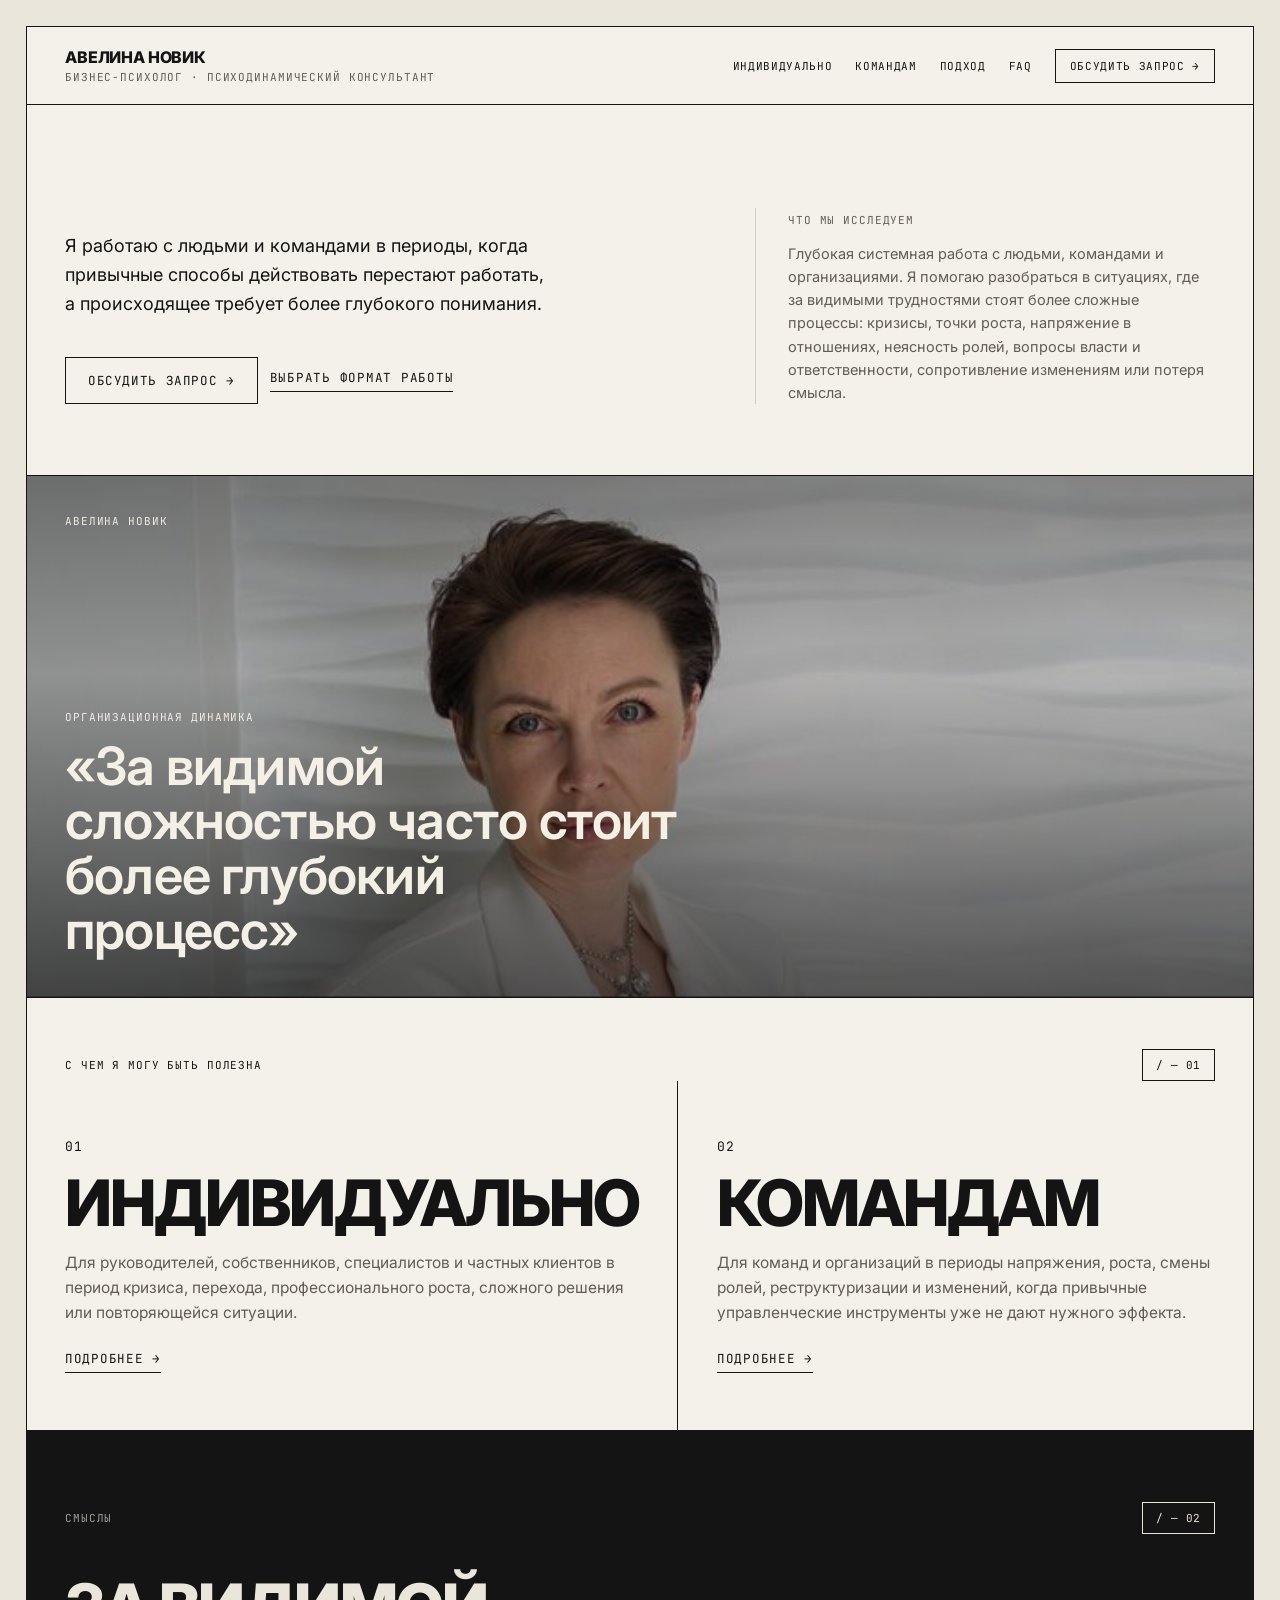
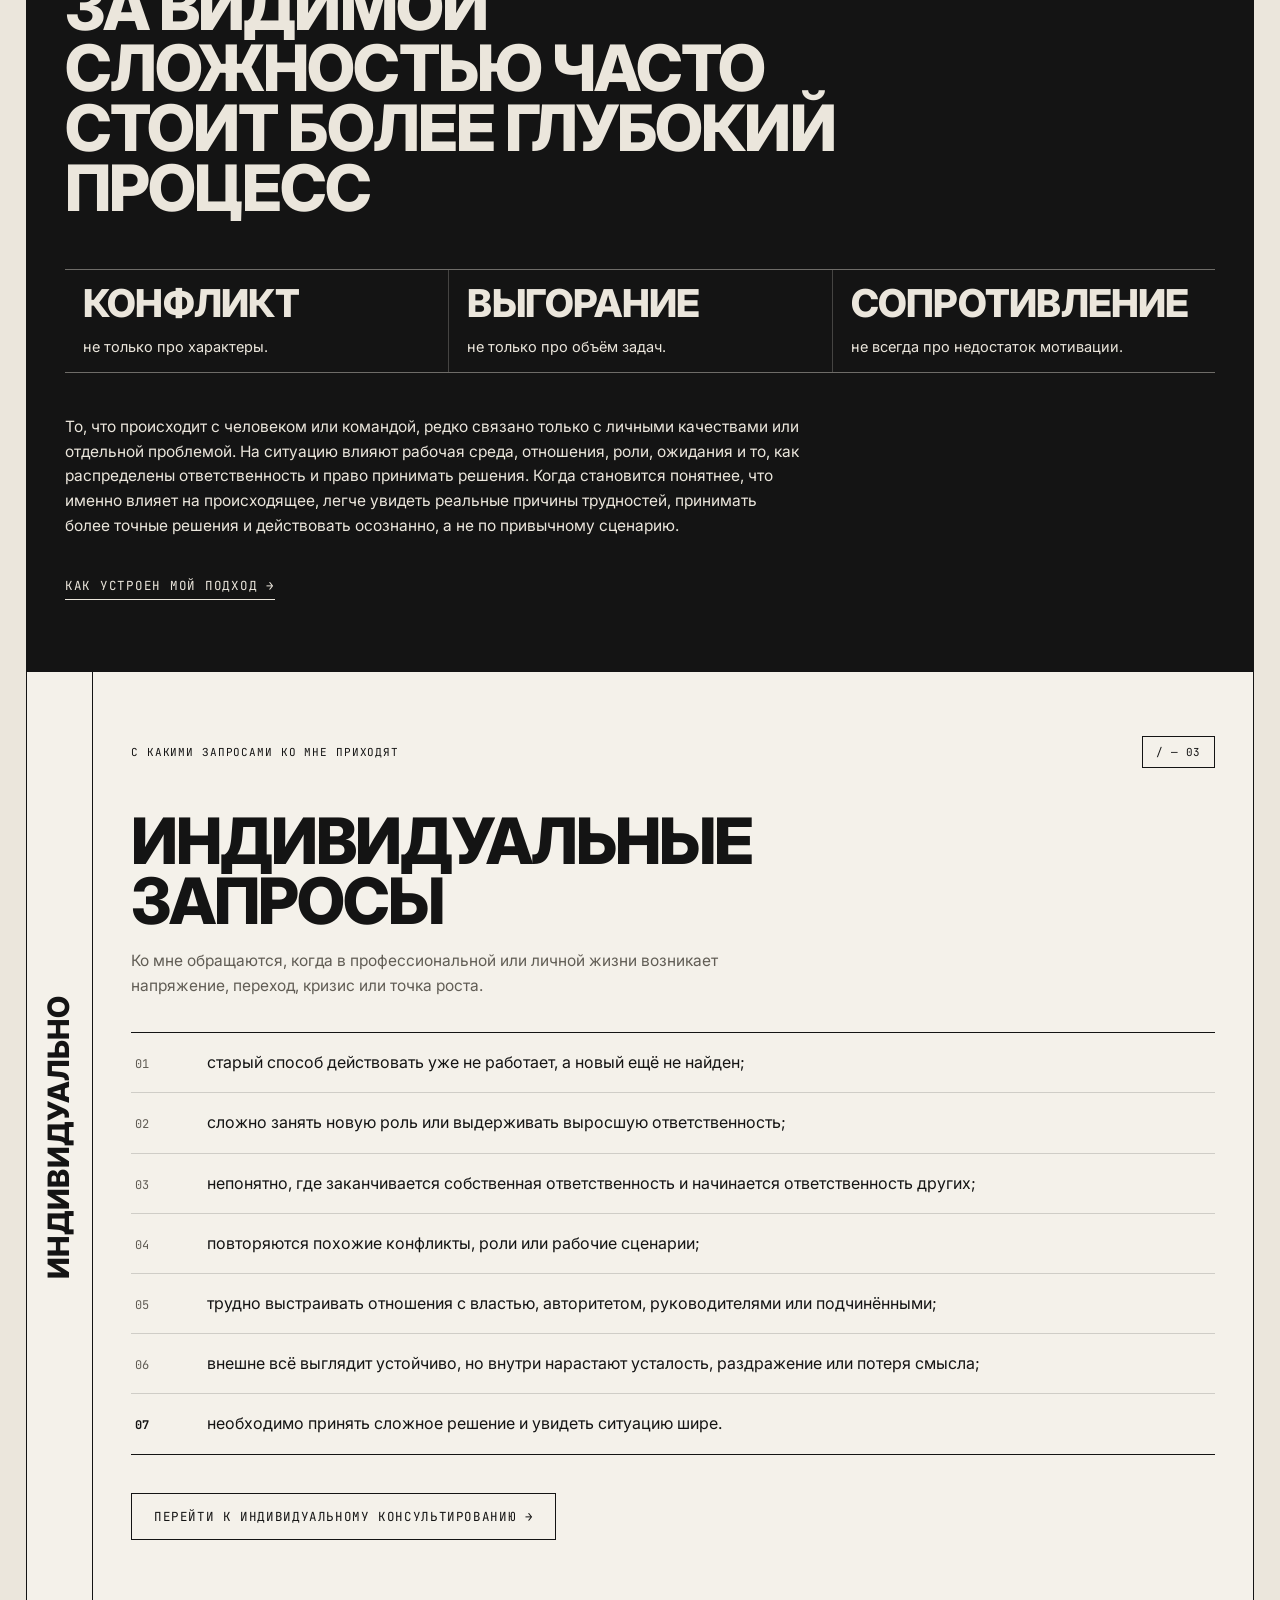
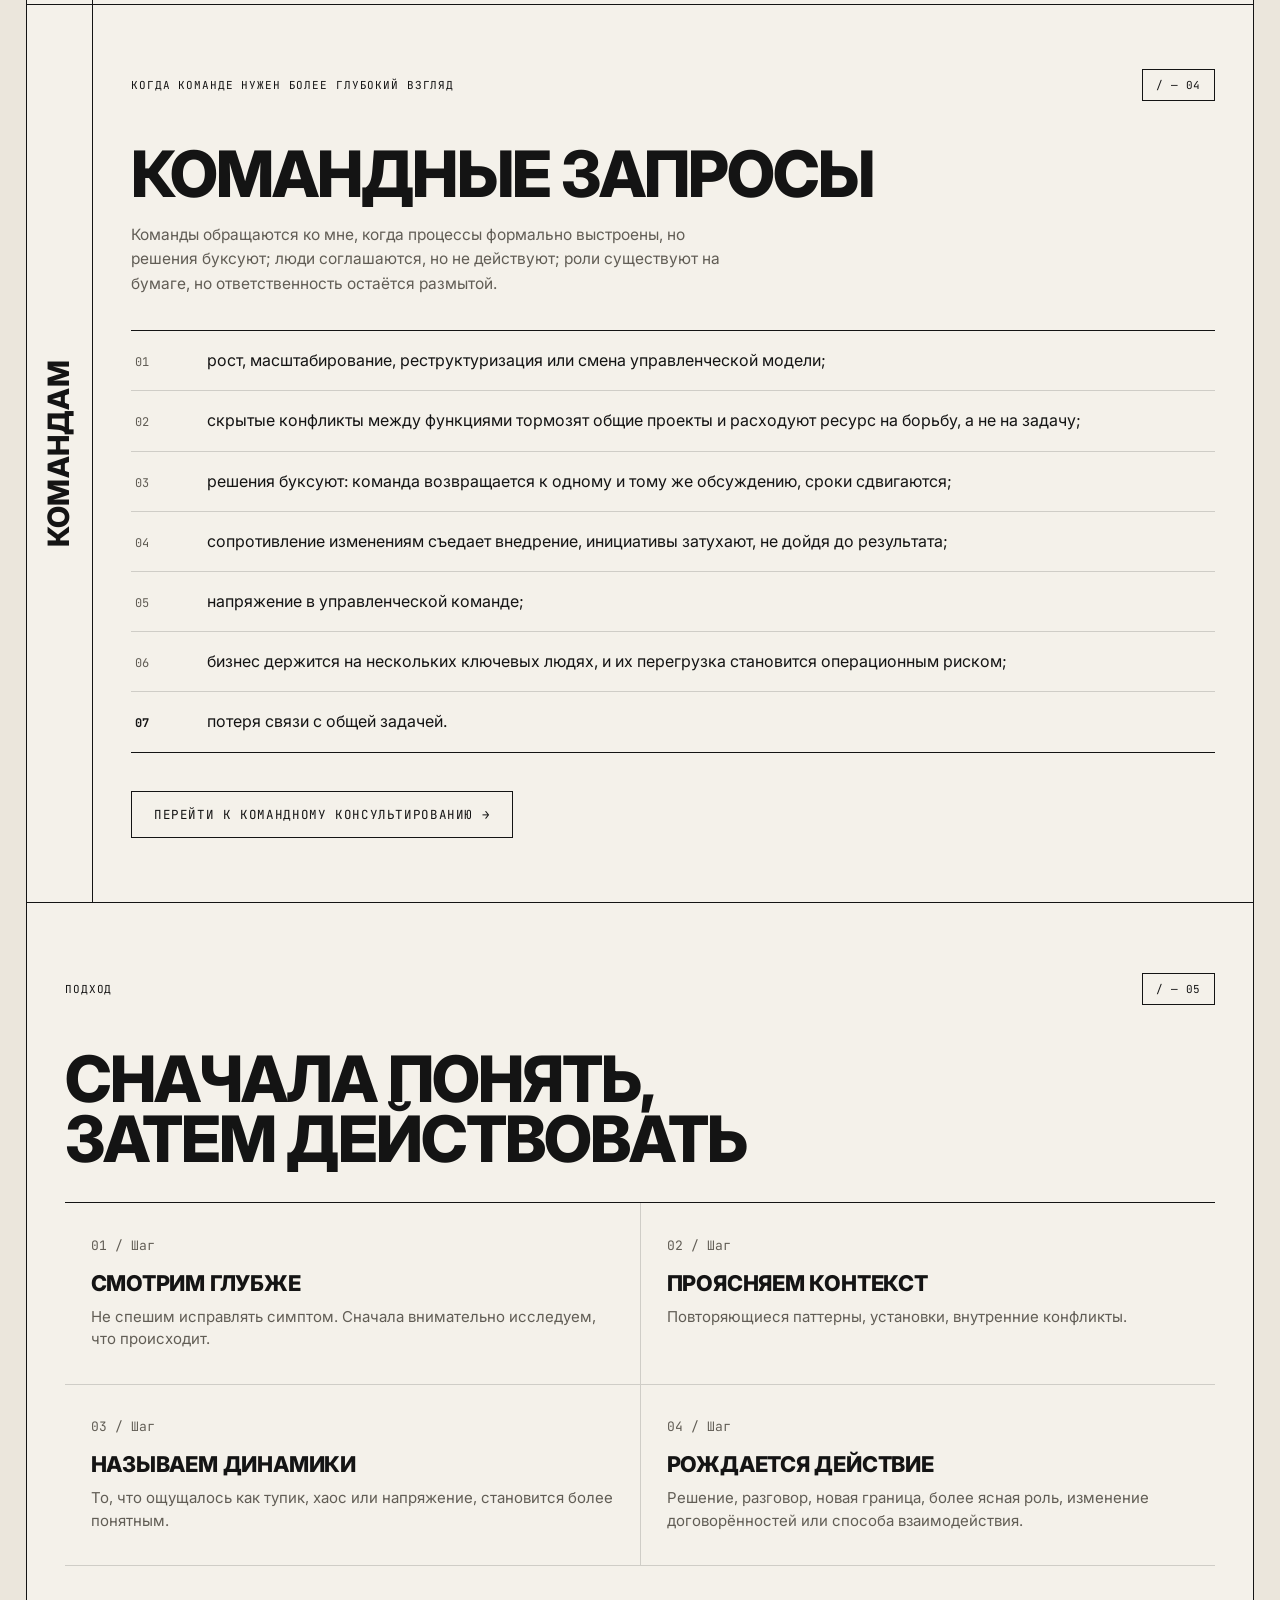
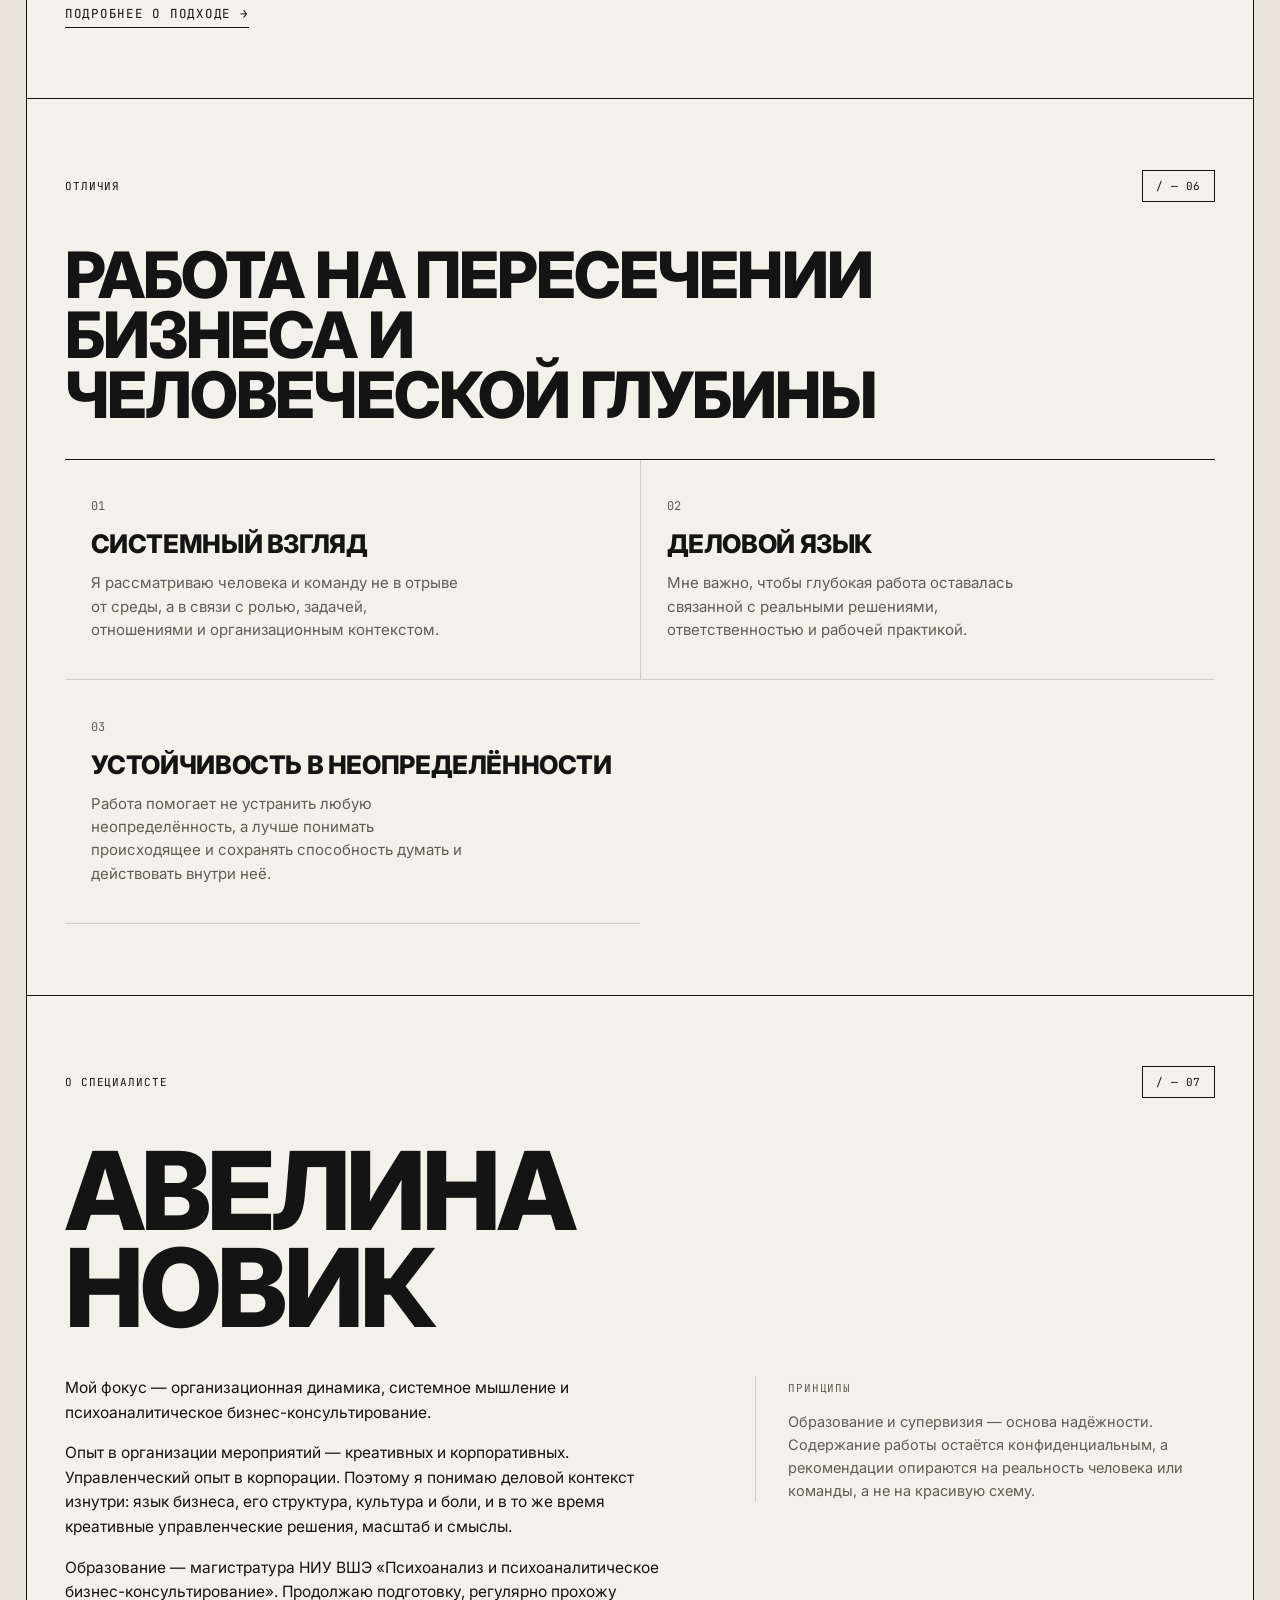
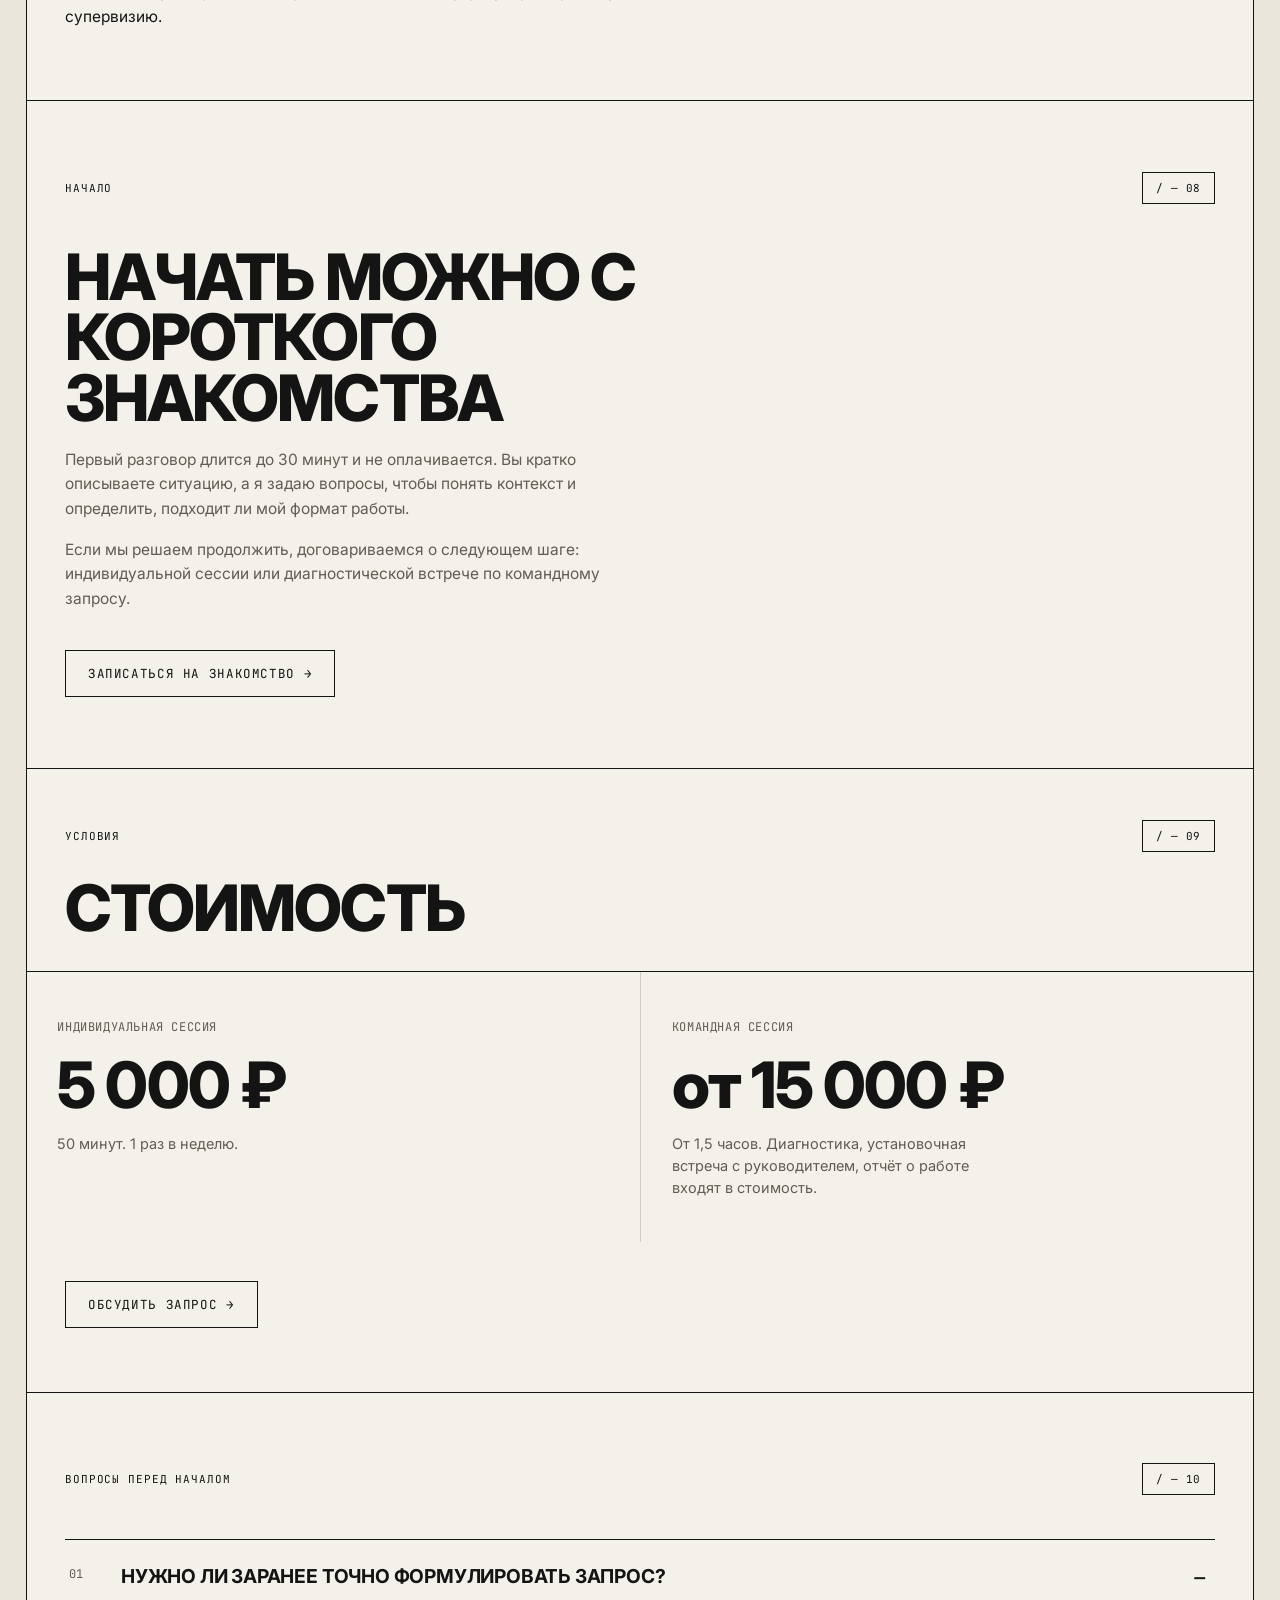
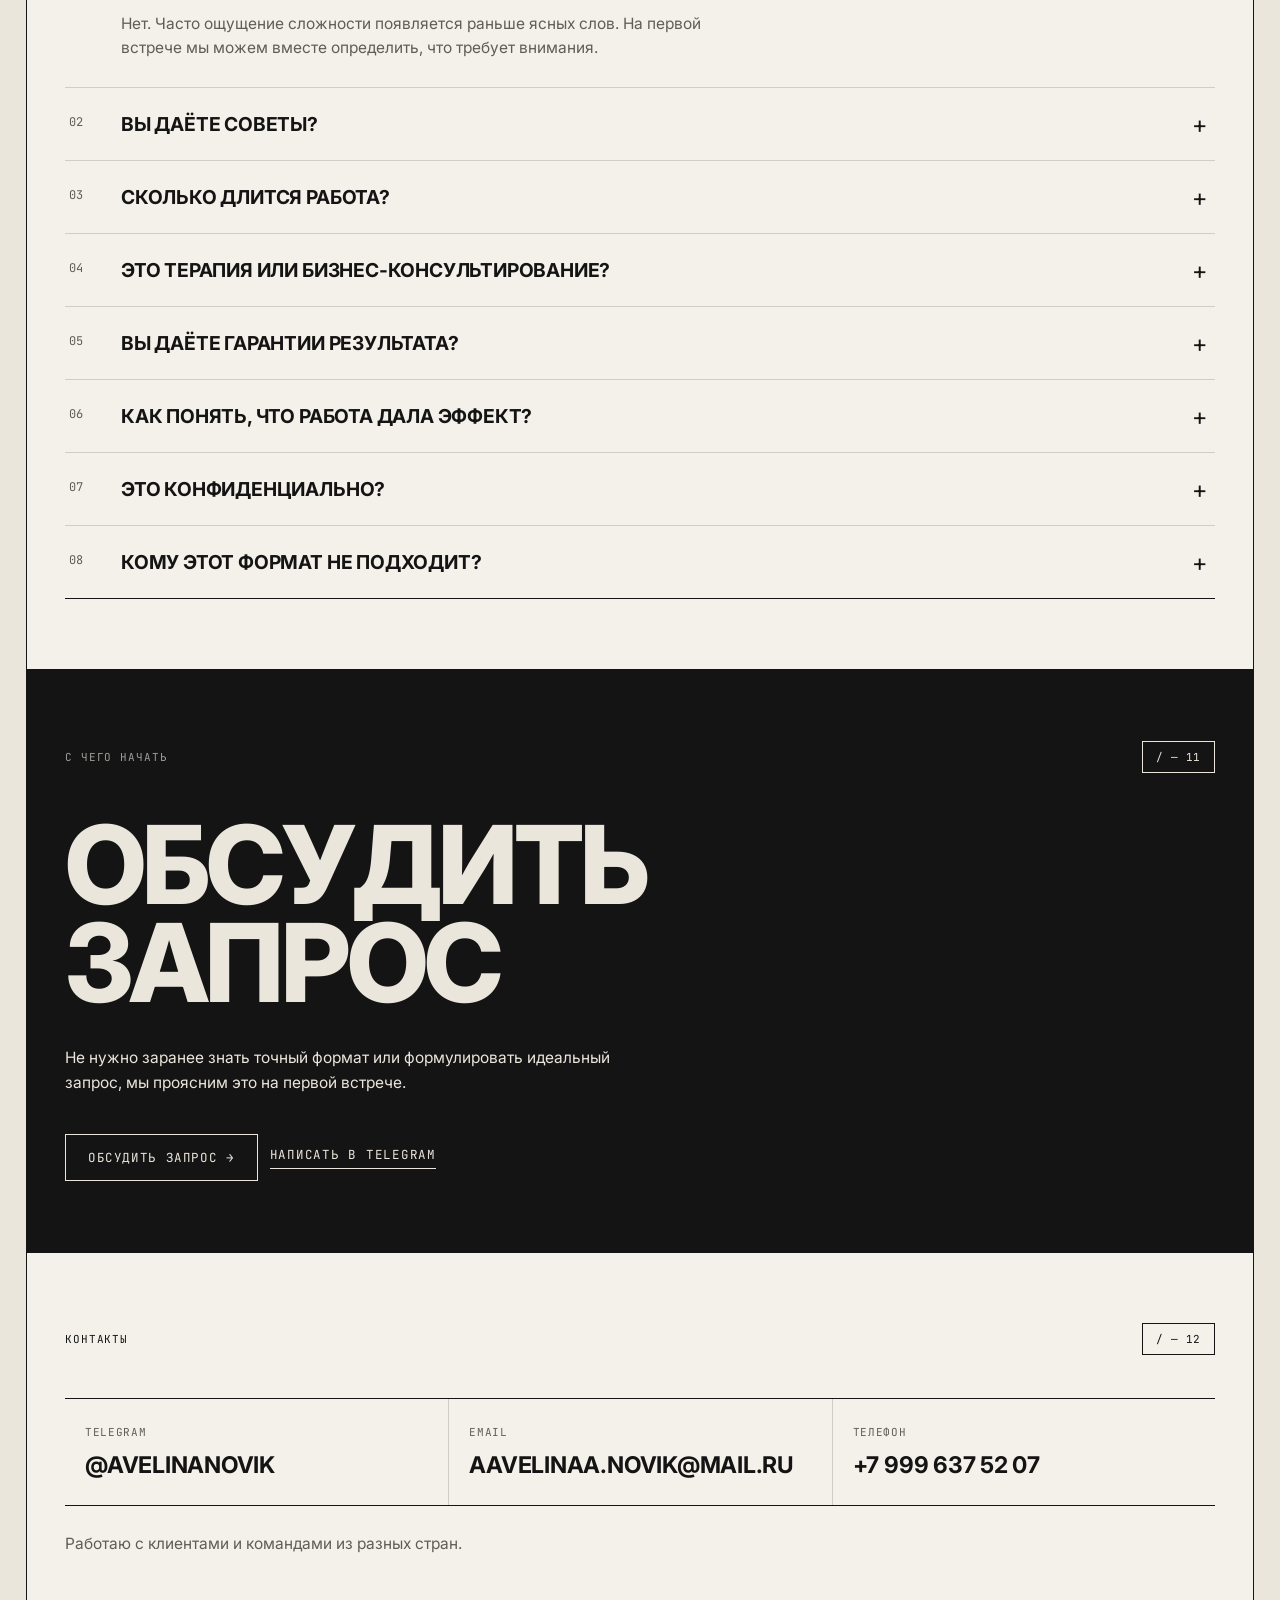
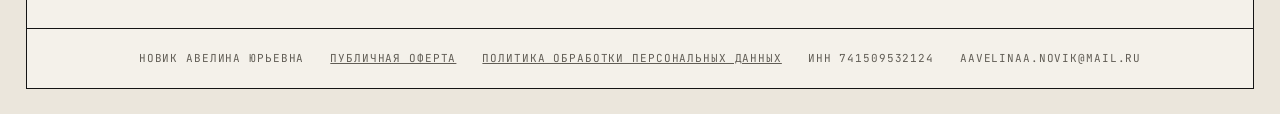
<file: index.html>
<!DOCTYPE html>
<html lang="ru">
<head>
<meta charset="UTF-8">
<meta name="viewport" content="width=device-width, initial-scale=1.0">
<title>Авелина Новик — бизнес-психолог, психодинамический консультант</title>
<meta name="description" content="Индивидуальное и командное консультирование. Системный взгляд на роли, отношения, ответственность и изменения.">

<link rel="preconnect" href="https://fonts.googleapis.com">
<link rel="preconnect" href="https://fonts.gstatic.com" crossorigin>
<link href="https://fonts.googleapis.com/css2?family=Inter:wght@400;500;600;700;800;900&family=JetBrains+Mono:wght@400;500;700&display=swap" rel="stylesheet">

<style>
:root{
  --paper:#EBE6DC;     /* кремовый фон страницы */
  --card:#F4F1EA;      /* светлая панель */
  --ink:#141414;       /* почти чёрный */
  --ink2:#615D55;      /* приглушённый */
  --hair:#141414;      /* линии — чёрные хайрлайны */
  --soft:rgba(20,20,20,.16);
  --ease:cubic-bezier(.22,1,.36,1);
  --gap: clamp(18px,3vw,46px);
  --mono:'JetBrains Mono', monospace;
  --sans:'Inter', system-ui, sans-serif;
}
*{ margin:0; padding:0; box-sizing:border-box; }
html{ scroll-behavior:smooth; }
body{
  font-family:var(--sans); color:var(--ink); background:var(--paper);
  -webkit-font-smoothing:antialiased; text-rendering:optimizeLegibility;
  padding: clamp(10px,2vw,30px);
}

/* ===== Рамка-страница ===== */
.frame{ max-width:1280px; margin:0 auto; background:var(--card);
  border:1px solid var(--hair); overflow:hidden; }

/* ===== Типографика ===== */
.xl{ font-weight:800; letter-spacing:-.035em; line-height:.9; text-transform:uppercase;
  font-size:clamp(2.4rem,8.5vw,7.6rem); }
.lg{ font-weight:800; letter-spacing:-.03em; line-height:.94; text-transform:uppercase;
  font-size:clamp(1.9rem,5vw,4.4rem); }
.md{ font-weight:800; letter-spacing:-.02em; line-height:1; text-transform:uppercase;
  font-size:clamp(1.5rem,3vw,2.6rem); }
.quote{ font-weight:600; letter-spacing:-.015em; line-height:1.04; font-size:clamp(1.6rem,4.2vw,3.3rem); }
.copy{ font-size:15.5px; line-height:1.6; max-width:60ch; color:var(--ink); }
.copy.dim{ color:var(--ink2); }
.copy + .copy{ margin-top:1em; }

.micro{ font-family:var(--mono); font-size:11px; letter-spacing:.08em; text-transform:uppercase;
  line-height:1.35; color:var(--ink); }
.micro.dim{ color:var(--ink2); }
.tag{ display:inline-flex; align-items:center; gap:7px; border:1px solid var(--hair);
  padding:8px 13px; font-family:var(--mono); font-size:11px; letter-spacing:.05em; text-transform:uppercase; white-space:nowrap; }

.elink{ display:inline-flex; align-items:center; gap:10px; font-family:var(--mono);
  font-size:12.5px; letter-spacing:.06em; text-transform:uppercase; color:var(--ink);
  text-decoration:none; border-bottom:1px solid var(--hair); padding-bottom:5px;
  transition:gap .3s var(--ease); }
.elink:hover{ gap:18px; }
.ebtn{ display:inline-flex; align-items:center; gap:10px; border:1px solid var(--hair);
  padding:14px 22px; font-family:var(--mono); font-size:12.5px; letter-spacing:.05em;
  text-transform:uppercase; color:var(--ink); text-decoration:none; background:transparent;
  transition:background .3s var(--ease), color .3s var(--ease); cursor:pointer; }
.ebtn:hover{ background:var(--ink); color:var(--paper); }

/* ===== Секции ===== */
.sec{ padding: clamp(40px,5.5vw,86px) var(--gap); border-top:1px solid var(--hair); position:relative; }
.sec:first-child{ border-top:none; }
.sechead{ display:flex; justify-content:space-between; align-items:baseline; gap:16px;
  margin-bottom: clamp(22px,3.4vw,44px); }
.actions{ display:flex; flex-wrap:wrap; gap:12px; margin-top: clamp(26px,3vw,40px); align-items:center; }

/* ===== Триада микро-подписей ===== */
.triad{ display:grid; grid-template-columns:repeat(3,1fr); border-top:1px solid var(--hair);
  border-bottom:1px solid var(--hair); }
.triad > div{ padding:14px 18px; border-left:1px solid var(--soft); }
.triad > div:first-child{ border-left:none; }

/* ===== HERO ===== */
.hero{ padding-top: clamp(30px,4vw,56px); }
.hero .top-triad{ margin-bottom: clamp(30px,4vw,54px); }
.hero h1{ font-weight:800; letter-spacing:-.038em; line-height:.88; text-transform:uppercase;
  font-size:clamp(2.6rem,9vw,8rem); max-width:13ch; }
.hero h1 span{ display:block; overflow:hidden; }
.hero h1 span i{ display:block; font-style:normal; transform:translateY(105%);
  animation:reveal 1s var(--ease) forwards; }
.hero h1 span:nth-child(1) i{ animation-delay:.15s; }
.hero h1 span:nth-child(2) i{ animation-delay:.27s; }
.hero h1 span:nth-child(3) i{ animation-delay:.39s; }
.hero-grid{ display:grid; grid-template-columns:1fr .72fr; gap: clamp(24px,4vw,64px);
  margin-top: clamp(30px,4vw,52px); align-items:end; }
.hero-grid .right{ border-left:1px solid var(--soft); padding-left: clamp(20px,2.5vw,38px);
  animation:fade 1s var(--ease) .6s both; }

/* ===== Фото-цитата ===== */
.shot{ position:relative; border-top:1px solid var(--hair); height:clamp(380px,58vh,640px);
  overflow:hidden; background:#222; }
.shot img{ position:absolute; inset:0; width:100%; height:100%; object-fit:cover; object-position:50% 4%;
  filter:none; animation:revealClip 1.3s var(--ease) both; }
.shot::after{ content:""; position:absolute; inset:0; pointer-events:none;
  background:linear-gradient(180deg, rgba(15,15,15,.42), rgba(15,15,15,.18) 38%, rgba(15,15,15,.66)); }
.shot-in{ position:absolute; inset:0; z-index:2; display:flex; flex-direction:column;
  justify-content:space-between; padding: clamp(20px,3vw,40px) var(--gap); color:var(--paper); }
.shot-top{ display:flex; justify-content:space-between; align-items:flex-start; gap:16px; }
.shot .micro, .shot .tag{ color:#F1ECE2; }
.shot .tag{ border-color:rgba(255,255,255,.6); }
.shot .quote{ color:#F4F0E6; max-width:18ch; }

/* ===== Направления ===== */
.dirs{ display:grid; grid-template-columns:1fr 1fr; padding:0; }
.dirs > div{ padding: clamp(34px,4.5vw,72px) var(--gap); display:flex; flex-direction:column; }
.dirs > div:last-child{ border-left:1px solid var(--hair); }
.dirs .n{ font-family:var(--mono); font-size:13px; letter-spacing:.06em; margin-bottom:18px; display:block; }
.dirs .lg{ margin-bottom:18px; }
.dirs .copy{ margin-bottom:24px; }
.dirs .elink{ margin-top:auto; align-self:flex-start; }

/* ===== Railed (вертикальное слово) ===== */
.railed{ display:grid; grid-template-columns:66px 1fr; }
.rail{ border-right:1px solid var(--hair); display:flex; align-items:center; justify-content:center; padding:24px 0; }
.rail .vword{ writing-mode:vertical-rl; transform:rotate(180deg); font-weight:800; text-transform:uppercase;
  letter-spacing:.01em; font-size:clamp(1.3rem,2.3vw,2.1rem); white-space:nowrap; line-height:1; }
.railbody{ padding: clamp(40px,5vw,80px) var(--gap); }

/* ===== Ruled list ===== */
.rlist{ border-top:1px solid var(--hair); margin-top: clamp(20px,2.6vw,34px); }
.rlist li{ list-style:none; display:grid; grid-template-columns:54px 1fr; gap:18px;
  padding:18px 4px; border-bottom:1px solid var(--soft); align-items:baseline; }
.rlist li:last-child{ border-bottom:1px solid var(--hair); }
.rlist .idx{ font-family:var(--mono); font-size:12px; color:var(--ink2); }
.rlist .txt{ font-size:16px; line-height:1.45; }
.rlist li.mark .idx{ color:var(--ink); font-weight:700; }

/* ===== Шаги подхода ===== */
.steps{ display:grid; grid-template-columns:1fr 1fr; border-top:1px solid var(--hair);
  margin-top: clamp(20px,2.6vw,34px); }
.step{ padding: clamp(24px,2.6vw,38px) clamp(18px,2vw,30px); border-left:1px solid var(--soft);
  border-bottom:1px solid var(--soft); }
.step:nth-child(odd){ border-left:none; }
.step .n{ font-family:var(--mono); font-size:13px; color:var(--ink2); display:block; margin-bottom:16px; }
.step h4{ font-weight:800; text-transform:uppercase; letter-spacing:-.01em; font-size:clamp(1.1rem,1.7vw,1.5rem);
  margin-bottom:10px; }
.step p{ font-size:15px; line-height:1.5; color:var(--ink2); }

/* ===== Особенности ===== */
.feats{ display:grid; grid-template-columns:1fr 1fr; gap:0; border-top:1px solid var(--hair);
  margin-top: clamp(20px,2.6vw,34px); }
.feat{ padding: clamp(26px,3vw,44px) clamp(18px,2vw,32px); border-left:1px solid var(--soft); border-bottom:1px solid var(--soft); }
.feat:nth-child(odd){ border-left:none; }
.feat .k{ font-family:var(--mono); font-size:12px; color:var(--ink2); display:block; margin-bottom:14px; }
.feat h4{ font-weight:800; text-transform:uppercase; letter-spacing:-.015em; font-size:clamp(1.2rem,2vw,1.8rem); margin-bottom:12px; }
.feat p{ font-size:15px; line-height:1.55; color:var(--ink2); max-width:42ch; }

/* ===== Цены ===== */
.price{ display:grid; grid-template-columns:1fr 1fr; border-top:1px solid var(--hair);
  margin-top: clamp(20px,2.6vw,34px); }
.tier{ padding: clamp(30px,3.4vw,52px) clamp(20px,2.4vw,40px); border-left:1px solid var(--soft); }
.tier:first-child{ border-left:none; }
.tier .label{ font-family:var(--mono); font-size:12px; letter-spacing:.05em; text-transform:uppercase; color:var(--ink2); }
.tier .val{ font-weight:800; letter-spacing:-.03em; font-size:clamp(2.4rem,5vw,4.4rem); line-height:1; margin:18px 0 16px; }
.tier .det{ font-size:14.5px; line-height:1.5; color:var(--ink2); max-width:38ch; }

/* ===== FAQ ===== */
.faq{ border-top:1px solid var(--hair); margin-top: clamp(20px,2.6vw,34px); }
.faq details{ border-bottom:1px solid var(--soft); }
.faq details:last-child{ border-bottom:1px solid var(--hair); }
.faq summary{ list-style:none; cursor:pointer; padding:24px 48px 24px 56px; position:relative;
  font-weight:700; text-transform:uppercase; letter-spacing:-.01em; font-size:clamp(1rem,1.5vw,1.3rem); }
.faq summary::-webkit-details-marker{ display:none; }
.faq summary .qn{ position:absolute; left:4px; top:26px; font-family:var(--mono); font-size:12px; font-weight:400; color:var(--ink2); text-transform:none; }
.faq summary::after{ content:"+"; position:absolute; right:8px; top:50%; transform:translateY(-50%); font-size:24px; font-weight:400; }
.faq details[open] summary::after{ content:"−"; }
.faq .ans{ padding:0 48px 26px 56px; font-size:15.5px; line-height:1.6; color:var(--ink2); max-width:70ch; }

/* ===== Контакты ===== */
.cgrid{ display:grid; grid-template-columns:repeat(3,1fr); border-top:1px solid var(--hair);
  border-bottom:1px solid var(--hair); margin-top: clamp(20px,2.6vw,34px); }
.cgrid > a{ padding:26px 20px; border-left:1px solid var(--soft); text-decoration:none; color:var(--ink);
  transition:background .3s var(--ease); }
.cgrid > a:first-child{ border-left:none; }
.cgrid > a:hover{ background:var(--paper); }
.cgrid .k{ font-family:var(--mono); font-size:11px; letter-spacing:.06em; text-transform:uppercase; color:var(--ink2); display:block; margin-bottom:12px; }
.cgrid .v{ font-weight:700; text-transform:uppercase; letter-spacing:-.01em; font-size:clamp(1.1rem,1.8vw,1.5rem); }

/* ===== Инверсия ===== */
.invert{ background:var(--ink); color:var(--paper); }
.invert .xl,.invert .lg,.invert .md,.invert .quote,.invert .copy{ color:var(--paper); }
.invert .micro,.invert .copy.dim,.invert .step p,.invert .feat p{ color:rgba(244,240,230,.62); }
.invert .tag,.invert .elink,.invert .ebtn{ color:var(--paper); border-color:var(--paper); }
.invert .ebtn:hover{ background:var(--paper); color:var(--ink); }
.invert .triad{ border-color:rgba(244,240,230,.4); }
.invert .triad > div{ border-color:rgba(244,240,230,.22); }

/* ===== Хедер ===== */
.top{ display:flex; align-items:center; justify-content:space-between; gap:16px;
  padding: clamp(14px,1.6vw,20px) var(--gap); }
.brand{ display:flex; flex-direction:column; gap:3px; text-decoration:none; color:var(--ink); }
.brand b{ font-weight:800; letter-spacing:-.01em; text-transform:uppercase; font-size:16px; }
.nav{ display:flex; align-items:center; gap: clamp(14px,1.8vw,26px); }
.nav a{ font-family:var(--mono); font-size:11px; letter-spacing:.06em; text-transform:uppercase;
  color:var(--ink); text-decoration:none; transition:opacity .25s var(--ease); }
.nav a:hover{ opacity:.5; }
.nav .navtag{ border:1px solid var(--hair); padding:9px 14px; }
.nav .navtag:hover{ opacity:1; background:var(--ink); color:var(--paper); }
.burger{ display:none; }

/* ===== Низ ===== */
.bottom{ border-top:1px solid var(--hair); padding: 22px var(--gap); display:flex;
  align-items:center; justify-content:center; gap:8px 26px; flex-wrap:wrap; }
.bottom .micro{ color:var(--ink2); }

/* ===== Анимации ===== */
@keyframes reveal{ to{ transform:translateY(0);} }
@keyframes fade{ from{ opacity:0; transform:translateY(14px);} to{ opacity:1; transform:none;} }
@keyframes revealClip{ from{ clip-path:inset(0 0 100% 0);} to{ clip-path:inset(0 0 0 0);} }

/* ===== Адаптив ===== */
@media (max-width:900px){
  .nav .nlink{ display:none; }
  .hero-grid{ grid-template-columns:1fr; }
  .hero-grid .right{ border-left:none; border-top:1px solid var(--soft); padding-left:0; padding-top:24px; }
  .dirs{ grid-template-columns:1fr; }
  .dirs > div:last-child{ border-left:none; border-top:1px solid var(--hair); }
  .triad{ grid-template-columns:1fr; }
  .triad > div{ border-left:none; border-top:1px solid var(--soft); }
  .triad > div:first-child{ border-top:none; }
  .railed{ grid-template-columns:1fr; }
  .rail{ display:none; }
  .steps,.feats,.price{ grid-template-columns:1fr; }
  .step,.feat{ border-left:none; }
  .tier{ border-left:none; border-top:1px solid var(--soft); }
  .tier:first-child{ border-top:none; }
  .cgrid{ grid-template-columns:1fr; }
  .cgrid > a{ border-left:none; border-top:1px solid var(--soft); }
  .cgrid > a:first-child{ border-top:none; }
}
@media (max-width:560px){
  body{ padding:0; }
  .frame{ border-left:none; border-right:none; }
}
:focus-visible{ outline:2px solid var(--ink); outline-offset:3px; }
@media (prefers-reduced-motion: reduce){
  *{ animation:none !important; }
  .hero h1 span i{ transform:none; }
  .shot img{ clip-path:none; }
}
</style>
</head>

<body>
<div class="frame">

  <!-- ХЕДЕР -->
  <header class="top">
    <a class="brand" href="#top">
      <b>Авелина Новик</b>
      <span class="micro dim">Бизнес-психолог · Психодинамический консультант</span>
    </a>
    <nav class="nav">
      <a class="nlink" href="#individual">Индивидуально</a>
      <a class="nlink" href="#teams">Командам</a>
      <a class="nlink" href="#approach">Подход</a>
      <a class="nlink" href="#faq">FAQ</a>
      <a class="navtag" href="https://t.me/avelinanovik" target="_blank" rel="noopener">Обсудить запрос →</a>
    </nav>
  </header>

  <!-- БЛОК 1 · HERO -->
  <section class="sec hero" id="top">
    <div class="hero-grid">
      <div>
        <p class="copy" style="font-size:18px;max-width:44ch">Я работаю с людьми и командами в периоды, когда привычные способы действовать перестают работать, а происходящее требует более глубокого понимания.</p>
        <div class="actions">
          <a class="ebtn" href="https://t.me/avelinanovik" target="_blank" rel="noopener">Обсудить запрос →</a>
          <a class="elink" href="#directions">Выбрать формат работы</a>
        </div>
      </div>
      <div class="right">
        <span class="micro dim">Что мы исследуем</span>
        <p class="copy dim" style="margin-top:14px;font-size:14.5px">Глубокая системная работа с людьми, командами и организациями. Я помогаю разобраться в ситуациях, где за видимыми трудностями стоят более сложные процессы: кризисы, точки роста, напряжение в отношениях, неясность ролей, вопросы власти и ответственности, сопротивление изменениям или потеря смысла.</p>
      </div>
    </div>
  </section>

  <!-- ФОТО-ЦИТАТА -->
  <section class="shot">
    <img src="[data-uri]" alt="Авелина Новик">
    <div class="shot-in">
      <div class="shot-top">
        <span class="micro">Авелина Новик</span>
      </div>
      <div>
        <span class="micro">Организационная динамика</span>
        <h2 class="quote" style="margin-top:14px">«За видимой сложностью часто стоит более глубокий процесс»</h2>
      </div>
    </div>
  </section>

  <!-- БЛОК 2 · НАПРАВЛЕНИЯ -->
  <section class="sec" style="padding:0" id="directions">
    <div class="sechead" style="padding: clamp(34px,4vw,56px) var(--gap) 0;margin-bottom:0">
      <span class="micro">С чем я могу быть полезна</span>
      <span class="tag">/ — 01</span>
    </div>
    <div class="dirs">
      <div id="individual">
        <span class="n">01</span>
        <h3 class="lg">Индивидуально</h3>
        <p class="copy dim">Для руководителей, собственников, специалистов и частных клиентов в период кризиса, перехода, профессионального роста, сложного решения или повторяющейся ситуации.</p>
        <a class="elink" href="#req-ind">Подробнее →</a>
      </div>
      <div id="teams">
        <span class="n">02</span>
        <h3 class="lg">Командам</h3>
        <p class="copy dim">Для команд и организаций в периоды напряжения, роста, смены ролей, реструктуризации и изменений, когда привычные управленческие инструменты уже не дают нужного эффекта.</p>
        <a class="elink" href="#req-team">Подробнее →</a>
      </div>
    </div>
  </section>

  <!-- БЛОК 3 · СМЫСЛЫ (инверсия) -->
  <section class="sec invert">
    <div class="sechead">
      <span class="micro">Смыслы</span>
      <span class="tag">/ — 02</span>
    </div>
    <h2 class="lg" style="max-width:20ch">За видимой сложностью часто стоит более глубокий процесс</h2>
    <div class="triad" style="margin-top: clamp(30px,4vw,52px)">
      <div><span class="md">Конфликт</span><p class="copy" style="margin-top:12px;font-size:14.5px">не только про характеры.</p></div>
      <div><span class="md">Выгорание</span><p class="copy" style="margin-top:12px;font-size:14.5px">не только про объём задач.</p></div>
      <div><span class="md">Сопротивление</span><p class="copy" style="margin-top:12px;font-size:14.5px">не всегда про недостаток мотивации.</p></div>
    </div>
    <p class="copy" style="margin-top: clamp(28px,3.4vw,42px);max-width:74ch">То, что происходит с человеком или командой, редко связано только с личными качествами или отдельной проблемой. На ситуацию влияют рабочая среда, отношения, роли, ожидания и то, как распределены ответственность и право принимать решения. Когда становится понятнее, что именно влияет на происходящее, легче увидеть реальные причины трудностей, принимать более точные решения и действовать осознанно, а не по привычному сценарию.</p>
    <div class="actions"><a class="elink" href="#approach">Как устроен мой подход →</a></div>
  </section>

  <!-- БЛОК 4 · ИНДИВИДУАЛЬНЫЕ ЗАПРОСЫ -->
  <section class="sec railed" style="padding:0" id="req-ind">
    <div class="rail"><span class="vword">Индивидуально</span></div>
    <div class="railbody">
      <div class="sechead">
        <span class="micro">С какими запросами ко мне приходят</span>
        <span class="tag">/ — 03</span>
      </div>
      <h2 class="lg" style="max-width:18ch">Индивидуальные запросы</h2>
      <p class="copy dim" style="margin-top:18px">Ко мне обращаются, когда в профессиональной или личной жизни возникает напряжение, переход, кризис или точка роста.</p>
      <ul class="rlist">
        <li><span class="idx">01</span><span class="txt">старый способ действовать уже не работает, а новый ещё не найден;</span></li>
        <li><span class="idx">02</span><span class="txt">сложно занять новую роль или выдерживать выросшую ответственность;</span></li>
        <li><span class="idx">03</span><span class="txt">непонятно, где заканчивается собственная ответственность и начинается ответственность других;</span></li>
        <li><span class="idx">04</span><span class="txt">повторяются похожие конфликты, роли или рабочие сценарии;</span></li>
        <li><span class="idx">05</span><span class="txt">трудно выстраивать отношения с властью, авторитетом, руководителями или подчинёнными;</span></li>
        <li><span class="idx">06</span><span class="txt">внешне всё выглядит устойчиво, но внутри нарастают усталость, раздражение или потеря смысла;</span></li>
        <li class="mark"><span class="idx">07</span><span class="txt">необходимо принять сложное решение и увидеть ситуацию шире.</span></li>
      </ul>
      <div class="actions"><a class="ebtn" href="#final">Перейти к индивидуальному консультированию →</a></div>
    </div>
  </section>

  <!-- БЛОК 5 · КОМАНДНЫЕ ЗАПРОСЫ -->
  <section class="sec railed" style="padding:0" id="req-team">
    <div class="rail"><span class="vword">Командам</span></div>
    <div class="railbody">
      <div class="sechead">
        <span class="micro">Когда команде нужен более глубокий взгляд</span>
        <span class="tag">/ — 04</span>
      </div>
      <h2 class="lg" style="max-width:18ch">Командные запросы</h2>
      <p class="copy dim" style="margin-top:18px">Команды обращаются ко мне, когда процессы формально выстроены, но решения буксуют; люди соглашаются, но не действуют; роли существуют на бумаге, но ответственность остаётся размытой.</p>
      <ul class="rlist">
        <li><span class="idx">01</span><span class="txt">рост, масштабирование, реструктуризация или смена управленческой модели;</span></li>
        <li><span class="idx">02</span><span class="txt">скрытые конфликты между функциями тормозят общие проекты и расходуют ресурс на борьбу, а не на задачу;</span></li>
        <li><span class="idx">03</span><span class="txt">решения буксуют: команда возвращается к одному и тому же обсуждению, сроки сдвигаются;</span></li>
        <li><span class="idx">04</span><span class="txt">сопротивление изменениям съедает внедрение, инициативы затухают, не дойдя до результата;</span></li>
        <li><span class="idx">05</span><span class="txt">напряжение в управленческой команде;</span></li>
        <li><span class="idx">06</span><span class="txt">бизнес держится на нескольких ключевых людях, и их перегрузка становится операционным риском;</span></li>
        <li class="mark"><span class="idx">07</span><span class="txt">потеря связи с общей задачей.</span></li>
      </ul>
      <div class="actions"><a class="ebtn" href="#final">Перейти к командному консультированию →</a></div>
    </div>
  </section>

  <!-- БЛОК 6 · ПОДХОД -->
  <section class="sec" id="approach">
    <div class="sechead">
      <span class="micro">Подход</span>
      <span class="tag">/ — 05</span>
    </div>
    <h2 class="lg" style="max-width:16ch">Сначала понять, затем действовать</h2>
    <div class="steps">
      <div class="step"><span class="n">01 / Шаг</span><h4>Смотрим глубже</h4><p>Не спешим исправлять симптом. Сначала внимательно исследуем, что происходит.</p></div>
      <div class="step"><span class="n">02 / Шаг</span><h4>Проясняем контекст</h4><p>Повторяющиеся паттерны, установки, внутренние конфликты.</p></div>
      <div class="step"><span class="n">03 / Шаг</span><h4>Называем динамики</h4><p>То, что ощущалось как тупик, хаос или напряжение, становится более понятным.</p></div>
      <div class="step"><span class="n">04 / Шаг</span><h4>Рождается действие</h4><p>Решение, разговор, новая граница, более ясная роль, изменение договорённостей или способа взаимодействия.</p></div>
    </div>
    <div class="actions"><a class="elink" href="#about">Подробнее о подходе →</a></div>
  </section>

  <!-- БЛОК 7 · ОТЛИЧИЯ -->
  <section class="sec">
    <div class="sechead">
      <span class="micro">Отличия</span>
      <span class="tag">/ — 06</span>
    </div>
    <h2 class="lg" style="max-width:20ch">Работа на пересечении бизнеса и человеческой глубины</h2>
    <div class="feats">
      <div class="feat"><span class="k">01</span><h4>Системный взгляд</h4><p>Я рассматриваю человека и команду не в отрыве от среды, а в связи с ролью, задачей, отношениями и организационным контекстом.</p></div>
      <div class="feat"><span class="k">02</span><h4>Деловой язык</h4><p>Мне важно, чтобы глубокая работа оставалась связанной с реальными решениями, ответственностью и рабочей практикой.</p></div>
      <div class="feat"><span class="k">03</span><h4>Устойчивость в неопределённости</h4><p>Работа помогает не устранить любую неопределённость, а лучше понимать происходящее и сохранять способность думать и действовать внутри неё.</p></div>
    </div>
  </section>

  <!-- БЛОК 8 · О СПЕЦИАЛИСТЕ -->
  <section class="sec" id="about">
    <div class="sechead">
      <span class="micro">О специалисте</span>
      <span class="tag">/ — 07</span>
    </div>
    <h2 class="xl" style="max-width:none">Авелина<br>Новик</h2>
    <div class="hero-grid" style="margin-top:clamp(26px,3vw,42px);align-items:start">
      <div>
        <p class="copy">Мой фокус — организационная динамика, системное мышление и психоаналитическое бизнес-консультирование.</p>
        <p class="copy">Опыт в организации мероприятий — креативных и корпоративных. Управленческий опыт в корпорации. Поэтому я понимаю деловой контекст изнутри: язык бизнеса, его структура, культура и боли, и в то же время креативные управленческие решения, масштаб и смыслы.</p>
        <p class="copy">Образование — магистратура НИУ ВШЭ «Психоанализ и психоаналитическое бизнес-консультирование». Продолжаю подготовку, регулярно прохожу супервизию.</p>
      </div>
      <div class="right">
        <span class="micro dim">Принципы</span>
        <p class="copy dim" style="margin-top:14px;font-size:14.5px">Образование и супервизия — основа надёжности. Содержание работы остаётся конфиденциальным, а рекомендации опираются на реальность человека или команды, а не на красивую схему.</p>
      </div>
    </div>
  </section>

  <!-- БЛОК 9 · НАЧАЛО -->
  <section class="sec">
    <div class="sechead">
      <span class="micro">Начало</span>
      <span class="tag">/ — 08</span>
    </div>
    <h2 class="lg" style="max-width:16ch">Начать можно с короткого знакомства</h2>
    <p class="copy dim" style="margin-top:20px">Первый разговор длится до 30 минут и не оплачивается. Вы кратко описываете ситуацию, а я задаю вопросы, чтобы понять контекст и определить, подходит ли мой формат работы.</p>
    <p class="copy dim">Если мы решаем продолжить, договариваемся о следующем шаге: индивидуальной сессии или диагностической встрече по командному запросу.</p>
    <div class="actions"><a class="ebtn" href="#final">Записаться на знакомство →</a></div>
  </section>

  <!-- БЛОК 10 · СТОИМОСТЬ -->
  <section class="sec" style="padding:0">
    <div class="sechead" style="padding: clamp(34px,4vw,56px) var(--gap) 0;margin-bottom:0">
      <span class="micro">Условия</span>
      <span class="tag">/ — 09</span>
    </div>
    <div style="padding: clamp(20px,2vw,28px) var(--gap) 0"><h2 class="lg">Стоимость</h2></div>
    <div class="price">
      <div class="tier">
        <span class="label">Индивидуальная сессия</span>
        <div class="val">5 000 ₽</div>
        <p class="det">50 минут. 1 раз в неделю.</p>
      </div>
      <div class="tier">
        <span class="label">Командная сессия</span>
        <div class="val">от 15 000 ₽</div>
        <p class="det">От 1,5 часов. Диагностика, установочная встреча с руководителем, отчёт о работе входят в стоимость.</p>
      </div>
    </div>
    <div class="actions" style="padding:0 var(--gap) clamp(40px,5vw,80px)"><a class="ebtn" href="https://t.me/avelinanovik" target="_blank" rel="noopener">Обсудить запрос →</a></div>
  </section>

  <!-- БЛОК 11 · FAQ -->
  <section class="sec" id="faq">
    <div class="sechead">
      <span class="micro">Вопросы перед началом</span>
      <span class="tag">/ — 10</span>
    </div>
    <div class="faq">
      <details open>
        <summary><span class="qn">01</span>Нужно ли заранее точно формулировать запрос?</summary>
        <div class="ans">Нет. Часто ощущение сложности появляется раньше ясных слов. На первой встрече мы можем вместе определить, что требует внимания.</div>
      </details>
      <details>
        <summary><span class="qn">02</span>Вы даёте советы?</summary>
        <div class="ans">Иногда в работе появляются конкретные рекомендации, но основной фокус — понять ситуацию и найти способ действия, который соответствует вашему контексту, а не универсальной схеме.</div>
      </details>
      <details>
        <summary><span class="qn">03</span>Сколько длится работа?</summary>
        <div class="ans">Это зависит от запроса. Индивидуальная работа обычно выстраивается как последовательный процесс. Командный формат определяется после диагностики.</div>
      </details>
      <details>
        <summary><span class="qn">04</span>Это терапия или бизнес-консультирование?</summary>
        <div class="ans">Это работа на их пересечении. Я не занимаюсь лечением и не заменяю психотерапию. Фокус — на том, как человек или команда действуют в роли, задаче и организации.</div>
      </details>
      <details>
        <summary><span class="qn">05</span>Вы даёте гарантии результата?</summary>
        <div class="ans">Формальных гарантий не даёт никто, кто честно работает с живой системой. Но мы заранее проговариваем, ради чего работаем, и регулярно с этим сверяемся. Если работа перестаёт давать смысл, об этом честнее сказать.</div>
      </details>
      <details>
        <summary><span class="qn">06</span>Как понять, что работа дала эффект?</summary>
        <div class="ans">Глубокую работу принято считать неизмеримой — это не совсем так. В начале мы договариваемся, ради чего работаем, и переводим это в наблюдаемые признаки: какие решения даются легче, какие разговоры перестают откладываться, где снижается зависимость от отдельных людей. По ходу работы мы возвращаемся к этим точкам. Смысл не в том, чтобы оцифровать каждое движение, а в том, чтобы изменения было видно — и вам, и команде.</div>
      </details>
      <details>
        <summary><span class="qn">07</span>Это конфиденциально?</summary>
        <div class="ans">Да. Содержание работы остаётся закрытым. Я не публикую кейсы с именами без согласия и в командных конфликтах не встаю на чью-либо сторону.</div>
      </details>
      <details>
        <summary><span class="qn">08</span>Кому этот формат не подходит?</summary>
        <div class="ans">Тем, кому нужен быстрый совет, готовый алгоритм или мотивация на две недели. Эта работа — для тех, кто готов смотреть на причину, а не только на симптом.</div>
      </details>
    </div>
  </section>

  <!-- БЛОК 12 · ФИНАЛЬНЫЙ CTA (инверсия) -->
  <section class="sec invert" id="final">
    <div class="sechead">
      <span class="micro">С чего начать</span>
      <span class="tag">/ — 11</span>
    </div>
    <h2 class="xl" style="max-width:14ch">Обсудить<br>запрос</h2>
    <p class="copy" style="margin-top:clamp(22px,3vw,34px);max-width:60ch">Не нужно заранее знать точный формат или формулировать идеальный запрос, мы проясним это на первой встрече.</p>
    <div class="actions">
      <a class="ebtn" href="https://t.me/avelinanovik" target="_blank" rel="noopener">Обсудить запрос →</a>
      <a class="elink" href="https://t.me/avelinanovik" target="_blank" rel="noopener">Написать в Telegram</a>
    </div>
  </section>

  <!-- БЛОК 13 · КОНТАКТЫ -->
  <section class="sec" id="contacts">
    <div class="sechead">
      <span class="micro">Контакты</span>
      <span class="tag">/ — 12</span>
    </div>
    <div class="cgrid">
      <a href="https://t.me/avelinanovik" target="_blank" rel="noopener"><span class="k">Telegram</span><span class="v">@avelinanovik</span></a>
      <a href="mailto:aavelinaa.novik@mail.ru"><span class="k">Email</span><span class="v">aavelinaa.novik@mail.ru</span></a>
      <a href="tel:+79996375207"><span class="k">Телефон</span><span class="v">+7 999 637 52 07</span></a>
    </div>
    <p class="copy dim" style="margin-top:26px">Работаю с клиентами и командами из разных стран.</p>
  </section>

  <!-- НИЗ -->
  <footer class="bottom">
    <span class="micro dim">Новик Авелина Юрьевна</span>
    <a class="micro dim" href="https://docs.google.com/document/d/1-R37YtSTFyMhslE5qOfyE64z9rjopjq5zRDJZ36qgG8/edit?usp=sharing" target="_blank" rel="noopener" style="color:var(--ink2);text-decoration:underline">Публичная оферта</a>
    <a class="micro dim" href="https://docs.google.com/document/d/1h75KIdckbXa4NmwGd_N5PEjvKyvt7d8motVVfvnK2i4/edit?usp=sharing" target="_blank" rel="noopener" style="color:var(--ink2);text-decoration:underline">Политика обработки персональных данных</a>
    <span class="micro dim">ИНН 741509532124</span>
    <span class="micro dim">aavelinaa.novik@mail.ru</span>
  </footer>

</div>
</body>
</html>
</file>
